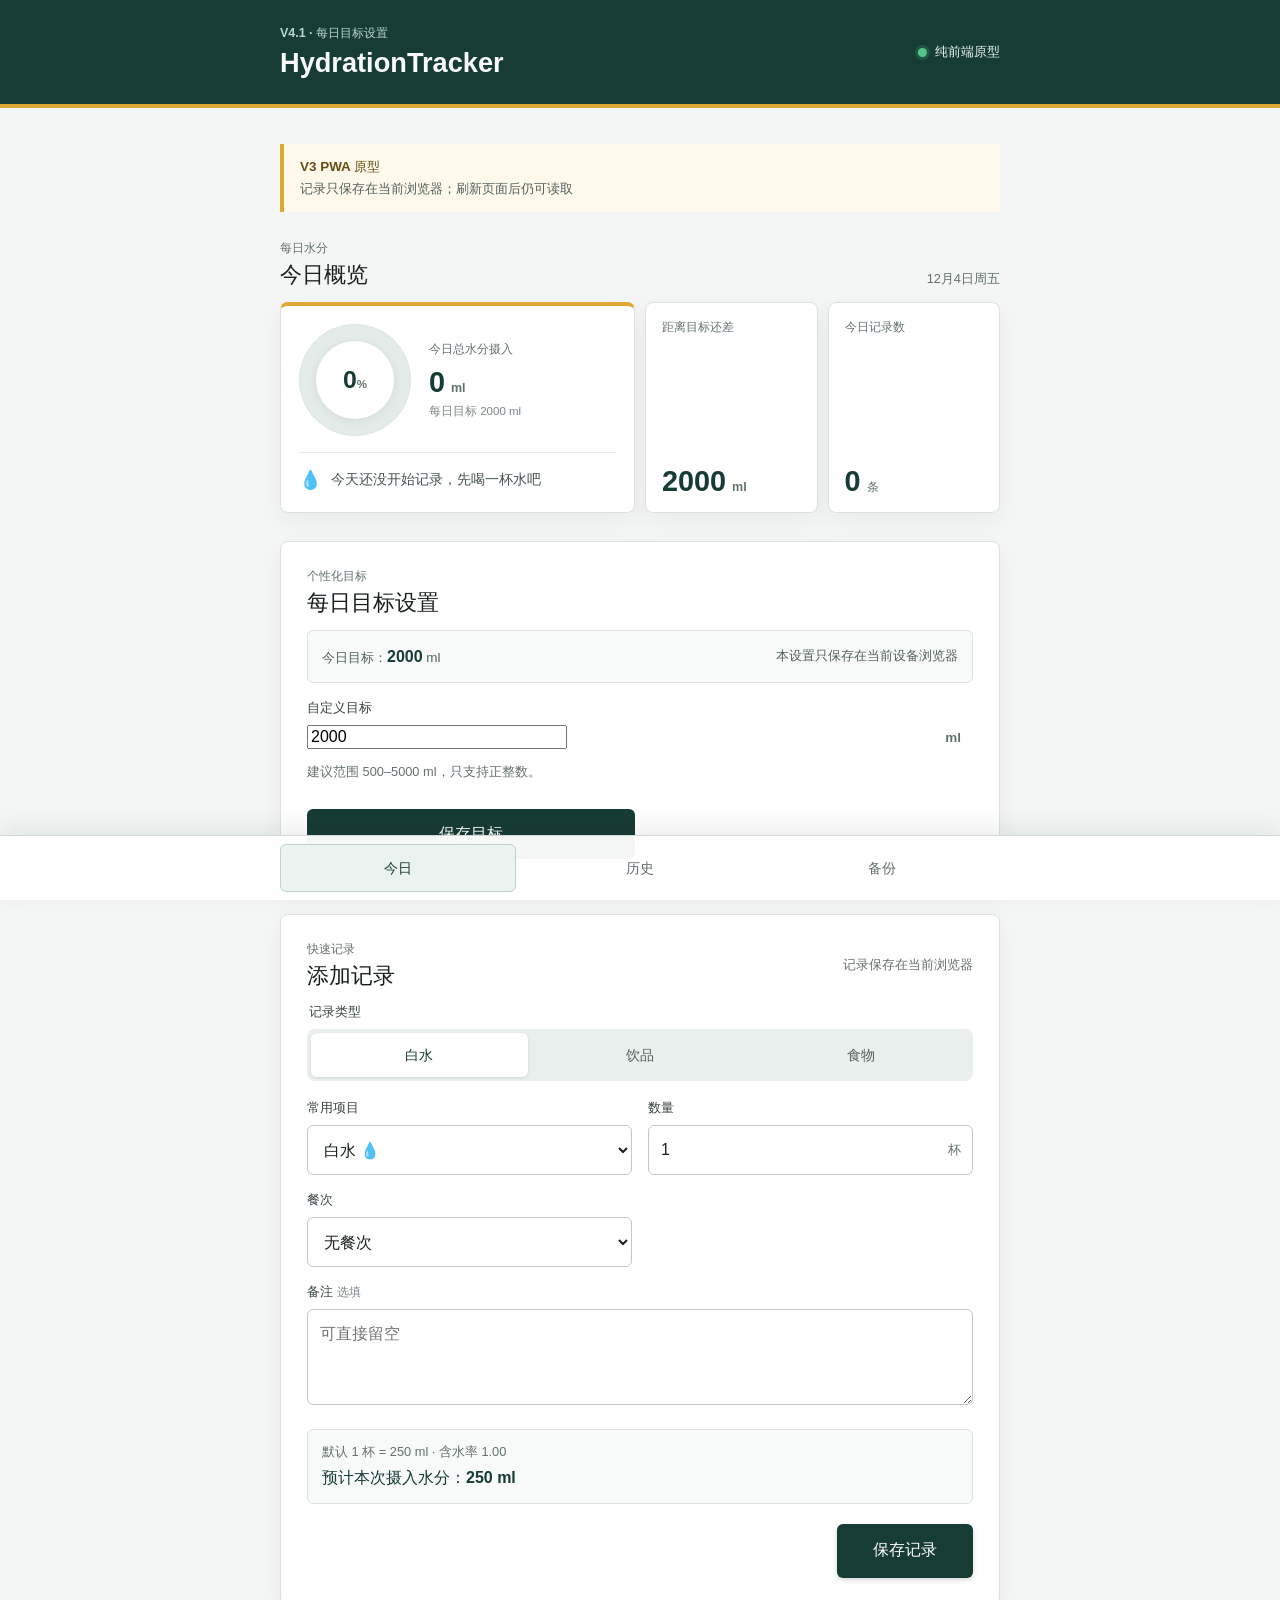
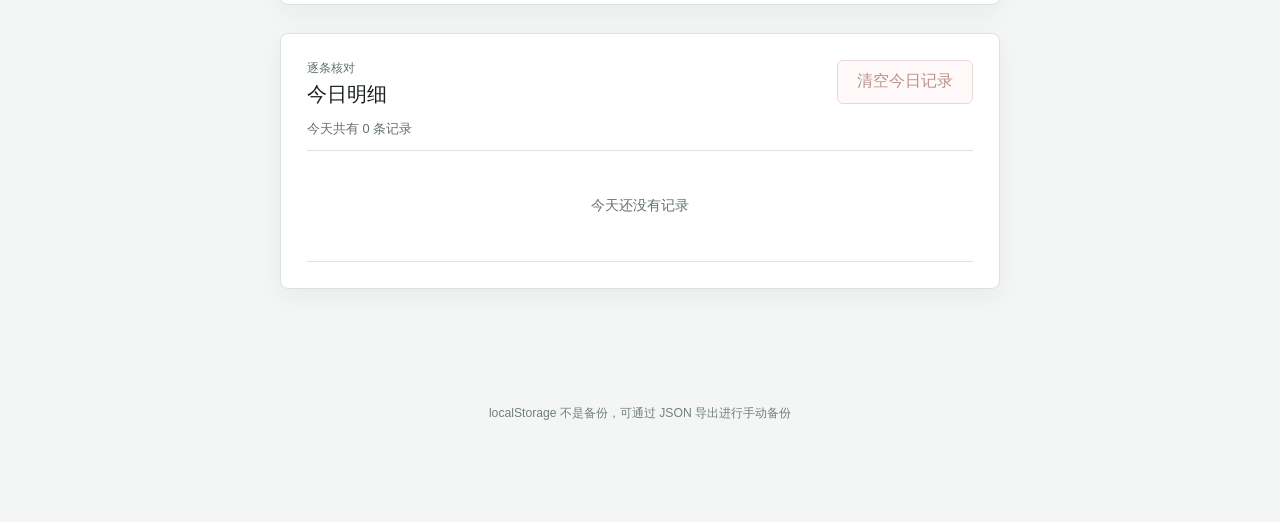
<file: pwa/index.html>
<!doctype html>
<html lang="zh-CN">
  <head>
    <meta charset="utf-8">
    <meta name="viewport" content="width=device-width, initial-scale=1, viewport-fit=cover">
    <meta name="color-scheme" content="light">
    <meta name="theme-color" content="#173b35">
    <meta name="apple-mobile-web-app-capable" content="yes">
    <meta name="apple-mobile-web-app-title" content="HydrationTracker">
    <meta name="apple-mobile-web-app-status-bar-style" content="black-translucent">
    <meta name="format-detection" content="telephone=no">
    <title>HydrationTracker</title>
    <link rel="manifest" href="./manifest.json">
    <link rel="apple-touch-icon" href="./icons/apple-touch-icon.png">
    <link rel="stylesheet" href="styles.css">
    <script src="app.js" defer></script>
  </head>
  <body>
    <header class="app-header">
      <div class="page-shell header-inner">
        <div>
          <p class="stage-label">V4.1 · 每日目标设置</p>
          <h1>HydrationTracker</h1>
        </div>
        <p class="runtime-status"><span aria-hidden="true"></span>纯前端原型</p>
      </div>
    </header>

    <main class="page-shell">
      <aside class="prototype-notice">
        <strong>V3 PWA 原型</strong>
        <span id="storage-status">正在检查浏览器本地存储...</span>
      </aside>

      <section id="today-view" class="app-view" role="tabpanel" aria-labelledby="nav-today">
        <section aria-labelledby="overview-title">
          <div class="section-heading">
            <div>
              <p class="section-label">每日水分</p>
              <h2 id="overview-title">今日概览</h2>
            </div>
            <time id="today-date"></time>
          </div>

          <div class="metrics-grid" aria-live="polite">
            <article class="metric-card progress-card">
              <div
                id="progress-ring"
                class="progress-ring"
                role="progressbar"
                aria-label="今日目标完成率"
                aria-valuemin="0"
                aria-valuemax="100"
                aria-valuenow="0"
              >
                <div class="progress-ring-center">
                  <strong id="completion-rate">0</strong><span>%</span>
                </div>
              </div>
              <div class="progress-summary">
                <p>今日总水分摄入</p>
                <div class="metric-value"><strong id="total-water">0</strong><span>ml</span></div>
                <small id="daily-goal-note">每日目标 2000 ml</small>
              </div>
              <p id="progress-encouragement" class="progress-encouragement">
                <span aria-hidden="true">💧</span>
                <strong>今天还没开始记录，先喝一杯水吧</strong>
              </p>
            </article>
            <article class="metric-card">
              <p>距离目标还差</p>
              <div class="metric-value"><strong id="remaining-water">2000</strong><span>ml</span></div>
            </article>
            <article class="metric-card">
              <p>今日记录数</p>
              <div class="metric-value"><strong id="record-count">0</strong><span>条</span></div>
            </article>
          </div>

          <section class="goal-settings-card" aria-labelledby="goal-settings-title">
            <div class="section-heading compact-heading details-heading">
              <div>
                <p class="section-label">个性化目标</p>
                <h2 id="goal-settings-title">每日目标设置</h2>
              </div>
            </div>
            <div class="goal-settings-summary">
              <p>今日目标：<strong id="current-daily-goal">2000</strong> ml</p>
              <p>本设置只保存在当前设备浏览器</p>
            </div>
            <form id="goal-settings-form" class="goal-settings-form">
              <label class="form-field">
                <span>自定义目标</span>
                <div class="quantity-control">
                  <input id="daily-goal-input" type="text" inputmode="numeric" autocomplete="off" required>
                  <span>ml</span>
                </div>
              </label>
              <p class="goal-settings-hint">建议范围 500–5000 ml，只支持正整数。</p>
              <p id="goal-settings-message" class="goal-settings-message" role="status" aria-live="polite"></p>
              <div class="goal-settings-actions">
                <button id="goal-settings-save" type="submit">保存目标</button>
              </div>
            </form>
          </section>
        </section>

        <section class="form-card" aria-labelledby="add-title">
          <div class="section-heading compact-heading details-heading">
            <div>
              <p class="section-label">快速记录</p>
              <h2 id="add-title">添加记录</h2>
            </div>
            <p>记录保存在当前浏览器</p>
          </div>

          <form id="record-form">
            <fieldset>
              <legend>记录类型</legend>
              <div class="segmented-control">
                <label>
                  <input type="radio" name="category" value="water" checked>
                  <span>白水</span>
                </label>
                <label>
                  <input type="radio" name="category" value="beverage">
                  <span>饮品</span>
                </label>
                <label>
                  <input type="radio" name="category" value="food">
                  <span>食物</span>
                </label>
              </div>
            </fieldset>

            <div class="form-grid">
              <label class="form-field">
                <span>常用项目</span>
                <select id="item-name" name="name" required></select>
              </label>

              <label class="form-field">
                <span>数量</span>
                <div class="quantity-control">
                  <input id="quantity" name="quantity" type="number" min="0.1" step="0.1" value="1" inputmode="decimal" enterkeyhint="done" required>
                  <span id="quantity-unit">份</span>
                </div>
              </label>

              <label class="form-field">
                <span>餐次</span>
                <select id="meal" name="meal">
                  <option value="breakfast">早餐</option>
                  <option value="lunch">午餐</option>
                  <option value="dinner">晚餐</option>
                  <option value="snack">加餐</option>
                  <option value="none" selected>无餐次</option>
                </select>
              </label>

              <label class="form-field full-width">
                <span>备注 <small>选填</small></span>
                <textarea id="note" name="note" rows="3" maxlength="500" placeholder="可直接留空"></textarea>
              </label>
            </div>

            <div class="estimate-panel" aria-live="polite">
              <p id="item-defaults">请选择常用项目</p>
              <p id="estimate-message">请输入数量以计算估算水分</p>
            </div>

            <div class="form-actions">
              <p id="form-message" role="status" aria-live="polite"></p>
              <button id="save-record" type="submit">保存记录</button>
            </div>
          </form>
        </section>

        <section class="details-card" aria-labelledby="details-title">
          <div class="section-heading compact-heading">
            <div>
              <p class="section-label">逐条核对</p>
              <h2 id="details-title">今日明细</h2>
            </div>
            <button id="clear-today" class="danger-button" type="button" disabled>清空今日记录</button>
          </div>
          <p id="records-message" class="records-message" role="status" aria-live="polite"></p>
          <div id="records-list" class="records-list" aria-live="polite"></div>
        </section>
      </section>

      <section id="history-view" class="app-view" role="tabpanel" aria-labelledby="nav-history" hidden>
        <header class="view-heading">
          <div>
            <p class="section-label">过往记录</p>
            <h2 id="history-title">历史记录</h2>
          </div>
          <p>通过月历和近 7 日趋势查看水分摄入变化。</p>
        </header>

        <section class="trend-card" aria-labelledby="trend-title">
          <div class="section-heading compact-heading">
            <div>
              <p class="section-label">最近一周</p>
              <h2 id="trend-title">近 7 日水分趋势</h2>
            </div>
            <p id="trend-target-caption">当前目标 2000 ml</p>
          </div>
          <div id="trend-chart" class="trend-chart"></div>
          <p id="trend-summary" class="trend-summary"></p>
        </section>

        <section class="calendar-card" aria-labelledby="calendar-title">
          <div class="calendar-heading">
            <button id="previous-month" class="calendar-month-button" type="button" aria-label="上一个月" title="上一个月">‹</button>
            <div>
              <p class="section-label">按日期查看</p>
              <h2 id="calendar-title">历史月历</h2>
              <p id="calendar-month-label" class="calendar-month-label"></p>
            </div>
            <button id="next-month" class="calendar-month-button" type="button" aria-label="下一个月" title="下一个月">›</button>
          </div>

          <div class="calendar-weekdays" aria-hidden="true">
            <span>一</span><span>二</span><span>三</span><span>四</span><span>五</span><span>六</span><span>日</span>
          </div>
          <div id="calendar-grid" class="calendar-grid" aria-label="历史记录月历"></div>

          <div id="history-details" class="history-details" hidden>
            <div class="history-details-heading">
              <div>
                <p class="section-label">日期记录</p>
                <h3 id="history-details-title">日期明细</h3>
              </div>
              <div class="history-details-actions">
                <button
                  id="history-backfill-toggle"
                  class="secondary-button history-backfill-toggle"
                  type="button"
                  aria-expanded="false"
                  aria-controls="history-backfill-panel"
                >补录这一天</button>
                <button
                  id="history-clear-date"
                  class="danger-button history-clear-date"
                  type="button"
                  hidden
                >清空这一天</button>
              </div>
            </div>
            <p id="history-details-summary" class="history-details-summary"></p>
            <p id="history-action-message" class="records-message" role="status" aria-live="polite"></p>

            <div id="history-backfill-panel" class="history-backfill-panel" hidden>
              <div class="history-backfill-heading">
                <p class="section-label">指定日期记录</p>
                <h4 id="history-backfill-title">补录记录</h4>
              </div>

              <form id="history-backfill-form">
                <fieldset>
                  <legend>记录类型</legend>
                  <div class="segmented-control">
                    <label>
                      <input type="radio" name="history-category" value="water" checked>
                      <span>白水</span>
                    </label>
                    <label>
                      <input type="radio" name="history-category" value="beverage">
                      <span>饮品</span>
                    </label>
                    <label>
                      <input type="radio" name="history-category" value="food">
                      <span>食物</span>
                    </label>
                  </div>
                </fieldset>

                <div class="form-grid">
                  <label class="form-field">
                    <span>常用项目</span>
                    <select id="history-item-name" required></select>
                  </label>

                  <label class="form-field">
                    <span>数量</span>
                    <div class="quantity-control">
                      <input id="history-quantity" type="number" min="0.1" step="0.1" value="1" inputmode="decimal" required>
                      <span id="history-quantity-unit">份</span>
                    </div>
                  </label>

                  <label class="form-field">
                    <span>餐次</span>
                    <select id="history-meal">
                      <option value="breakfast">早餐</option>
                      <option value="lunch">午餐</option>
                      <option value="dinner">晚餐</option>
                      <option value="snack">加餐</option>
                      <option value="none" selected>无餐次</option>
                    </select>
                  </label>

                  <label class="form-field">
                    <span>时间</span>
                    <input id="history-time" type="time" required>
                  </label>

                  <label class="form-field full-width">
                    <span>备注 <small>选填</small></span>
                    <textarea id="history-note" rows="3" maxlength="500" placeholder="可直接留空"></textarea>
                  </label>
                </div>

                <div class="estimate-panel" aria-live="polite">
                  <p id="history-item-defaults">请选择常用项目</p>
                  <p id="history-estimate-message">请输入数量以计算估算水分</p>
                </div>

                <p id="history-backfill-message" class="history-backfill-message" role="status" aria-live="polite"></p>
                <div class="history-backfill-actions">
                  <button id="history-backfill-cancel" class="secondary-button" type="button">取消</button>
                  <button id="history-backfill-save" type="submit">保存补录</button>
                </div>
              </form>
            </div>

            <div id="history-records-list" class="records-list"></div>
          </div>
        </section>
      </section>

      <section id="backup-view" class="app-view" role="tabpanel" aria-labelledby="nav-backup" hidden>
        <header class="view-heading">
          <div>
            <p class="section-label">备份与迁移</p>
            <h2 id="backup-view-title">备份与迁移</h2>
          </div>
          <p>导出或恢复当前浏览器中的 HydrationTracker 数据。</p>
        </header>

        <section class="backup-card" aria-labelledby="backup-title">
          <div class="section-heading compact-heading">
            <div>
              <p class="section-label">JSON 文件</p>
              <h2 id="backup-title">导入与导出</h2>
            </div>
            <p>仅处理本应用数据</p>
          </div>

          <div class="backup-note">
            <p>localStorage 不是备份。导出 JSON 可用于备份、换手机、迁移和恢复。</p>
            <p>导入会替换当前本机记录，建议先导出当前备份。不同 Safari 标签页、主屏幕 Web App 或不同网址来源的数据不应被假定自动共享。</p>
          </div>

          <div class="backup-actions">
            <button id="export-backup" class="secondary-button" type="button">导出备份</button>

            <label class="file-picker" for="import-file">选择备份文件</label>
            <input id="import-file" class="visually-hidden" type="file" accept=".json,application/json">

            <button id="import-backup" class="danger-button" type="button" disabled>导入替换</button>
          </div>

          <p id="backup-file-name" class="backup-file-name">尚未选择备份文件</p>
          <p id="backup-message" class="backup-message" role="status" aria-live="polite"></p>
        </section>
      </section>
    </main>

    <nav class="app-navigation" aria-label="主要视图">
      <div class="page-shell view-tabs" role="tablist" aria-label="HydrationTracker 视图">
        <button id="nav-today" class="view-tab" type="button" role="tab" aria-selected="true" aria-controls="today-view" data-view="today">今日</button>
        <button id="nav-history" class="view-tab" type="button" role="tab" aria-selected="false" aria-controls="history-view" data-view="history" tabindex="-1">历史</button>
        <button id="nav-backup" class="view-tab" type="button" role="tab" aria-selected="false" aria-controls="backup-view" data-view="backup" tabindex="-1">备份</button>
      </div>
    </nav>

    <footer class="page-shell">
      localStorage 不是备份，可通过 JSON 导出进行手动备份
    </footer>
  </body>
</html>
</file>
<file: pwa/styles.css>
:root {
  --page-gutter: 16px;
  color: #18201e;
  background: #f3f6f5;
  font-family: -apple-system, BlinkMacSystemFont, "Segoe UI", sans-serif;
  font-synthesis: none;
  letter-spacing: 0;
}

* {
  box-sizing: border-box;
}

html {
  width: 100%;
  -webkit-text-size-adjust: 100%;
}

body {
  width: 100%;
  min-width: 0;
  min-height: 100vh;
  min-height: 100dvh;
  margin: 0;
  overflow-x: clip;
  background: #f3f6f5;
}

button,
input,
select,
textarea {
  font-family: inherit;
  font-size: 1rem;
  letter-spacing: 0;
}

button,
.segmented-control label {
  -webkit-tap-highlight-color: transparent;
  touch-action: manipulation;
}

.page-shell {
  width: 100%;
  max-width: 760px;
  margin: 0 auto;
  padding-right: max(var(--page-gutter), env(safe-area-inset-right));
  padding-left: max(var(--page-gutter), env(safe-area-inset-left));
}

@supports not (overflow: clip) {
  body {
    overflow-x: hidden;
  }
}

.app-header {
  padding-top: env(safe-area-inset-top);
  color: #f8fbfa;
  background: #173b35;
  border-bottom: 4px solid #e0a832;
}

.header-inner {
  min-height: 104px;
  display: flex;
  align-items: center;
  justify-content: space-between;
  gap: 18px;
}

.stage-label,
.section-label {
  margin: 0;
  color: #63716d;
  font-size: 0.78rem;
  font-weight: 750;
}

.stage-label {
  color: #b8d5ce;
}

h1,
h2,
p {
  letter-spacing: 0;
}

h1 {
  margin: 5px 0 0;
  font-size: 1.7rem;
  line-height: 1.15;
}

.runtime-status {
  display: flex;
  align-items: center;
  gap: 8px;
  margin: 0;
  color: #e8f3f0;
  font-size: 0.84rem;
  white-space: nowrap;
}

.runtime-status span {
  width: 9px;
  height: 9px;
  border-radius: 50%;
  background: #55c58a;
  box-shadow: 0 0 0 3px rgb(85 197 138 / 18%);
}

main {
  padding: 24px 0 116px;
}

.app-view[hidden] {
  display: none;
}

.view-heading {
  margin-bottom: 18px;
  display: flex;
  align-items: end;
  justify-content: space-between;
  gap: 18px;
}

.view-heading h2 {
  margin: 5px 0 0;
  font-size: 1.45rem;
  line-height: 1.2;
}

.view-heading > p {
  max-width: 330px;
  margin: 0;
  color: #63716d;
  font-size: 0.82rem;
  line-height: 1.45;
  text-align: right;
}

.prototype-notice {
  margin-bottom: 28px;
  padding: 14px 16px;
  display: flex;
  flex-direction: column;
  gap: 4px;
  color: #52605c;
  border-left: 4px solid #e0a832;
  background: #fff9eb;
  font-size: 0.84rem;
  overflow-wrap: anywhere;
}

.prototype-notice strong {
  color: #664c16;
}

.prototype-notice.error {
  color: #87372f;
  border-left-color: #b64b40;
  background: #fff2f0;
}

.prototype-notice.error strong {
  color: #87372f;
}

.section-heading {
  display: flex;
  align-items: end;
  justify-content: space-between;
  gap: 18px;
  margin-bottom: 14px;
}

.section-heading h2 {
  margin: 5px 0 0;
  font-size: 1.35rem;
  line-height: 1.2;
}

#today-date,
.compact-heading > p {
  margin: 0;
  color: #63716d;
  font-size: 0.8rem;
}

.metrics-grid {
  display: grid;
  grid-template-columns: repeat(2, minmax(0, 1fr));
  gap: 10px;
}

.metric-card,
.form-card,
.details-card,
.history-card,
.trend-card,
.calendar-card,
.backup-card,
.goal-settings-card {
  border: 1px solid #dbe3e0;
  border-radius: 8px;
  background: #ffffff;
  box-shadow: 0 8px 24px rgb(24 32 30 / 5%);
}

.metric-card {
  min-width: 0;
  min-height: 112px;
  padding: 16px;
  display: flex;
  flex-direction: column;
  justify-content: space-between;
}

.progress-card {
  grid-column: 1 / -1;
  min-height: 190px;
  display: grid;
  grid-template-columns: 112px minmax(0, 1fr);
  align-items: center;
  gap: 16px 18px;
  padding: 18px;
  border-top: 4px solid #e0a832;
}

.metric-card > p,
.progress-summary > p {
  margin: 0;
  color: #63716d;
  font-size: 0.78rem;
  font-weight: 700;
}

.metric-value {
  display: flex;
  align-items: baseline;
  gap: 6px;
}

.metric-value strong {
  color: #173b35;
  font-size: 1.8rem;
  line-height: 1;
  font-variant-numeric: tabular-nums;
  overflow-wrap: anywhere;
}

.metric-value span {
  color: #63716d;
  font-size: 0.78rem;
  font-weight: 700;
}

.progress-ring {
  --progress-value: 0%;
  width: 112px;
  aspect-ratio: 1;
  position: relative;
  display: grid;
  place-items: center;
  border-radius: 50%;
  background: conic-gradient(#2b8068 var(--progress-value), #e4ece9 0);
  box-shadow: inset 0 0 0 1px rgb(23 59 53 / 4%);
}

.progress-ring::before {
  width: 78px;
  aspect-ratio: 1;
  position: absolute;
  content: "";
  border-radius: 50%;
  background: #ffffff;
  box-shadow: 0 2px 10px rgb(24 32 30 / 8%);
}

.progress-ring-center {
  position: relative;
  z-index: 1;
  display: flex;
  align-items: baseline;
  justify-content: center;
}

.progress-ring-center strong {
  color: #173b35;
  font-size: 1.55rem;
  line-height: 1;
  font-variant-numeric: tabular-nums;
}

.progress-ring-center span {
  color: #63716d;
  font-size: 0.72rem;
  font-weight: 750;
}

.progress-summary {
  min-width: 0;
}

.progress-summary .metric-value {
  margin-top: 10px;
}

.progress-summary small {
  display: block;
  margin-top: 8px;
  color: #7b8783;
  font-size: 0.72rem;
}

.metric-card .progress-encouragement {
  grid-column: 1 / -1;
  min-width: 0;
  margin: 0;
  padding-top: 14px;
  display: flex;
  align-items: center;
  gap: 9px;
  color: #46534f;
  border-top: 1px solid #e4ebe8;
  font-size: 0.86rem;
  line-height: 1.45;
}

.progress-encouragement .progress-emoji {
  flex: 0 0 auto;
  font-size: 1.15rem;
}

.progress-encouragement strong {
  min-width: 0;
  font-weight: 700;
  overflow-wrap: anywhere;
}

.progress-encouragement.almost,
.progress-encouragement.complete {
  color: #765715;
}

.form-card,
.details-card,
.history-card,
.trend-card,
.calendar-card,
.backup-card,
.goal-settings-card {
  margin-top: 28px;
  padding: 20px;
}

.goal-settings-card {
  border: 1px solid #dbe3e0;
  border-radius: 8px;
  background: #ffffff;
  box-shadow: 0 8px 24px rgb(24 32 30 / 5%);
}

.goal-settings-summary {
  display: flex;
  align-items: center;
  justify-content: space-between;
  gap: 12px;
  margin-top: 4px;
  padding: 14px;
  border: 1px solid #dbe3e0;
  border-radius: 6px;
  background: #f7faf9;
}

.goal-settings-summary p {
  margin: 0;
  color: #52605c;
  font-size: 0.84rem;
  line-height: 1.45;
}

.goal-settings-summary strong {
  color: #173b35;
  font-size: 1rem;
}

.goal-settings-form {
  margin-top: 16px;
  display: grid;
  gap: 14px;
}

.goal-settings-hint,
.goal-settings-message {
  margin: 0;
  color: #63716d;
  font-size: 0.8rem;
  line-height: 1.45;
}

.goal-settings-message:not(:empty) {
  padding: 10px 12px;
  border-radius: 6px;
  background: #f1f5f3;
}

.goal-settings-message.ready {
  color: #23704b;
  background: #edf8f2;
}

.goal-settings-message.error {
  color: #a13e32;
  background: #fff2f0;
}

.goal-settings-actions {
  display: grid;
  grid-template-columns: repeat(2, minmax(0, 1fr));
  gap: 10px;
}

.compact-heading {
  align-items: start;
}

.details-heading {
  align-items: center;
  flex-wrap: wrap;
}

.details-heading > div {
  min-width: 0;
}

.backup-note {
  display: grid;
  gap: 8px;
  margin-bottom: 18px;
  padding: 14px;
  color: #52605c;
  border: 1px solid #dbe3e0;
  border-radius: 6px;
  background: #f7faf9;
  font-size: 0.84rem;
  line-height: 1.5;
}

.backup-note p {
  margin: 0;
}

.backup-actions {
  display: grid;
  gap: 12px;
}

.backup-file-name {
  min-height: 20px;
  margin: 12px 0 0;
  color: #63716d;
  font-size: 0.8rem;
  line-height: 1.45;
  overflow-wrap: anywhere;
}

#details-title,
#history-title,
#backup-title {
  font-size: 1.25rem;
  white-space: nowrap;
  word-break: keep-all;
}

fieldset {
  min-width: 0;
  margin: 0;
  padding: 0;
  border: 0;
}

legend,
.form-field > span {
  display: block;
  margin-bottom: 8px;
  color: #384541;
  font-size: 0.84rem;
  font-weight: 700;
}

.form-field small {
  color: #7b8783;
  font-size: 0.74rem;
  font-weight: 500;
}

.segmented-control {
  display: grid;
  grid-template-columns: repeat(3, 1fr);
  gap: 4px;
  padding: 4px;
  border-radius: 8px;
  background: #e9efed;
}

.segmented-control label {
  position: relative;
  min-width: 0;
}

.segmented-control input {
  position: absolute;
  opacity: 0;
}

.segmented-control span {
  min-height: 44px;
  display: flex;
  align-items: center;
  justify-content: center;
  color: #53615d;
  border-radius: 6px;
  cursor: pointer;
  font-size: 0.9rem;
  font-weight: 700;
}

.segmented-control input:checked + span {
  color: #173b35;
  background: #ffffff;
  box-shadow: 0 1px 3px rgb(24 32 30 / 12%);
}

.segmented-control input:focus-visible + span {
  outline: 3px solid rgb(224 168 50 / 35%);
  outline-offset: 1px;
}

.form-grid {
  display: grid;
  gap: 16px;
  margin-top: 18px;
}

.form-field {
  min-width: 0;
}

select,
input[type="number"],
input[type="time"],
textarea {
  width: 100%;
  min-height: 50px;
  padding: 0 12px;
  color: #18201e;
  border: 1px solid #bfcac6;
  border-radius: 6px;
  background: #ffffff;
  font-size: 1rem;
}

textarea {
  min-height: 88px;
  padding-top: 12px;
  padding-bottom: 12px;
  line-height: 1.45;
  resize: vertical;
}

select:focus,
input:focus,
textarea:focus {
  border-color: #b47f15;
  outline: 3px solid rgb(224 168 50 / 22%);
}

.quantity-control {
  position: relative;
}

.quantity-control input {
  padding-right: 54px;
}

.quantity-control span {
  position: absolute;
  top: 50%;
  right: 12px;
  color: #63716d;
  font-size: 0.84rem;
  font-weight: 700;
  transform: translateY(-50%);
  pointer-events: none;
}

.estimate-panel {
  margin-top: 20px;
  padding: 14px;
  border: 1px solid #dbe3e0;
  border-radius: 6px;
  background: #f7faf9;
}

.estimate-panel p {
  margin: 0;
}

#item-defaults {
  color: #63716d;
  font-size: 0.8rem;
  overflow-wrap: anywhere;
}

#estimate-message {
  margin-top: 7px;
  color: #173b35;
  font-size: 1rem;
  font-weight: 750;
}

#estimate-message.error {
  color: #a13e32;
  font-size: 0.86rem;
}

.form-actions {
  margin-top: 20px;
  display: flex;
  flex-direction: column;
  gap: 12px;
}

#form-message {
  min-height: 20px;
  margin: 0;
  color: #52605c;
  font-size: 0.84rem;
  line-height: 1.45;
}

#form-message:not(:empty) {
  padding: 10px 12px;
  border-radius: 6px;
  background: #f1f5f3;
}

#form-message.ready {
  color: #23704b;
  background: #edf8f2;
}

#form-message.error,
.records-message.error,
#backup-message.error {
  color: #a13e32;
}

#form-message.error,
.records-message.error,
#backup-message.error {
  background: #fff2f0;
}

button {
  width: 100%;
  min-height: 50px;
  padding: 0 18px;
  color: #ffffff;
  border: 0;
  border-radius: 6px;
  background: #173b35;
  cursor: pointer;
  font-weight: 750;
}

#save-record {
  min-height: 54px;
  box-shadow: 0 2px 5px rgb(23 59 53 / 20%);
}

button:focus-visible {
  outline: 3px solid rgb(224 168 50 / 45%);
  outline-offset: 2px;
}

.secondary-button,
.file-picker {
  color: #173b35;
  border: 1px solid #bfcac6;
  background: #f7faf9;
}

.file-picker {
  width: 100%;
  min-height: 50px;
  padding: 0 18px;
  display: flex;
  align-items: center;
  justify-content: center;
  border-radius: 6px;
  cursor: pointer;
  font-weight: 750;
  text-align: center;
}

.visually-hidden {
  position: absolute;
  width: 1px;
  height: 1px;
  padding: 0;
  margin: -1px;
  overflow: hidden;
  clip: rect(0, 0, 0, 0);
  white-space: nowrap;
  border: 0;
}

.danger-button,
.delete-button {
  color: #963a30;
  border: 1px solid #d7aaa5;
  background: #ffffff;
}

.danger-button {
  min-height: 44px;
  color: #87372f;
  border-color: #dcb8b3;
  background: #fff7f5;
}

button:active {
  opacity: 0.82;
}

@media (hover: hover) and (pointer: fine) {
  button:hover {
    background: #24544b;
  }

  .secondary-button:hover,
  .file-picker:hover,
  .calendar-month-button:hover,
  .calendar-day:hover,
  .view-tab:hover {
    color: #173b35;
    border-color: #8ca19a;
    background: #edf4f1;
  }

  .danger-button:hover,
  .delete-button:hover {
    color: #ffffff;
    border-color: #963a30;
    background: #963a30;
  }
}

button:disabled {
  cursor: not-allowed;
  opacity: 0.55;
}

.records-message,
#backup-message {
  min-height: 20px;
  margin: 0 0 10px;
  color: #63716d;
  font-size: 0.8rem;
  line-height: 1.45;
}

#backup-message {
  margin: 12px 0 0;
}

.records-message.ready,
.records-message.error,
#backup-message.ready,
#backup-message.error {
  padding: 9px 11px;
  border-radius: 6px;
}

.records-message.ready,
#backup-message.ready {
  color: #23704b;
  background: #edf8f2;
}

.records-list {
  display: grid;
}

.trend-chart {
  width: 100%;
  min-height: 0;
  overflow: hidden;
}

.view-heading + .trend-card,
.view-heading + .backup-card,
.view-heading + .goal-settings-card {
  margin-top: 0;
}

.trend-chart svg {
  width: 100%;
  height: auto;
  display: block;
}

.trend-grid-line {
  stroke: #dfe8e5;
  stroke-width: 1;
}

.trend-target-line {
  stroke: #b47f15;
  stroke-width: 2;
  stroke-dasharray: 7 6;
}

.trend-water-line {
  fill: none;
  stroke: #2b8068;
  stroke-linecap: round;
  stroke-linejoin: round;
  stroke-width: 4;
}

.trend-point {
  fill: #ffffff;
  stroke: #2b8068;
  stroke-width: 3;
}

.trend-label,
.trend-value-label,
.trend-target-label {
  fill: #63716d;
  font-family: -apple-system, BlinkMacSystemFont, "Segoe UI", sans-serif;
  font-size: 18px;
}

.trend-value-label {
  fill: #173b35;
  font-size: 16px;
  font-weight: 700;
}

.trend-target-label {
  fill: #8a6417;
  font-size: 16px;
}

.trend-summary {
  margin: 8px 0 0;
  color: #63716d;
  font-size: 0.8rem;
  line-height: 1.45;
  text-align: center;
}

.calendar-heading {
  display: grid;
  grid-template-columns: 44px minmax(0, 1fr) 44px;
  align-items: center;
  gap: 10px;
  margin-bottom: 16px;
  text-align: center;
}

.calendar-heading h2 {
  margin: 4px 0 0;
  font-size: 1.22rem;
}

.calendar-month-label {
  margin: 5px 0 0;
  color: #63716d;
  font-size: 0.82rem;
  font-variant-numeric: tabular-nums;
}

.calendar-month-button {
  width: 44px;
  min-width: 44px;
  min-height: 44px;
  padding: 0;
  color: #173b35;
  border: 1px solid #c8d3cf;
  background: #f7faf9;
  font-size: 1.7rem;
  line-height: 1;
}

.calendar-weekdays,
.calendar-grid {
  display: grid;
  grid-template-columns: repeat(7, minmax(0, 1fr));
  gap: 5px;
}

.calendar-weekdays {
  margin-bottom: 6px;
  color: #6c7975;
  font-size: 0.72rem;
  font-weight: 700;
  text-align: center;
}

.calendar-weekdays span {
  padding: 3px 0;
}

.calendar-day {
  width: 100%;
  min-width: 0;
  min-height: 72px;
  padding: 7px 3px 6px;
  display: flex;
  align-items: center;
  flex-direction: column;
  justify-content: flex-start;
  gap: 5px;
  color: #46534f;
  border: 1px solid #e0e7e4;
  background: #ffffff;
  font-size: 0.76rem;
  font-weight: 650;
}

.calendar-day.outside-month {
  opacity: 0.42;
}

.calendar-day.has-records {
  color: #173b35;
  border-color: #a8c7be;
  background: #edf6f3;
}

.calendar-day.selected {
  border-color: #b47f15;
  outline: 2px solid rgb(224 168 50 / 38%);
  outline-offset: 0;
}

.calendar-day-number {
  width: 26px;
  min-height: 26px;
  display: grid;
  place-items: center;
  border-radius: 50%;
  font-variant-numeric: tabular-nums;
}

.calendar-day.today .calendar-day-number {
  color: #ffffff;
  background: #173b35;
}

.calendar-day-total {
  width: 100%;
  color: #2b6f5d;
  font-size: 0.62rem;
  font-variant-numeric: tabular-nums;
  line-height: 1.15;
  text-align: center;
  overflow-wrap: anywhere;
}

.history-details {
  margin-top: 20px;
  padding-top: 20px;
  border-top: 2px solid #dbe3e0;
}

.history-details[hidden] {
  display: none;
}

.history-details-heading {
  display: flex;
  align-items: flex-start;
  justify-content: space-between;
  gap: 12px;
}

.history-details-heading > div {
  min-width: 0;
}

.history-details-actions {
  display: flex;
  align-items: center;
  justify-content: flex-end;
  flex-wrap: wrap;
  gap: 10px;
}

.history-details-heading h3 {
  margin: 5px 0 0;
  font-size: 1.08rem;
  line-height: 1.25;
  overflow-wrap: anywhere;
}

.history-backfill-toggle {
  width: auto;
  min-width: 0;
  min-height: 44px;
  padding: 0 13px;
  flex: 0 0 auto;
  font-size: 0.82rem;
}

.history-clear-date {
  width: auto;
  min-width: 0;
  min-height: 44px;
  padding: 0 13px;
  font-size: 0.82rem;
}

.history-clear-date[hidden] {
  display: none;
}

.history-backfill-panel {
  margin: 14px 0 18px;
  padding: 16px;
  border-top: 1px solid #dbe3e0;
  border-bottom: 1px solid #dbe3e0;
  background: #f7faf9;
}

.history-backfill-panel[hidden] {
  display: none;
}

.history-backfill-heading {
  margin-bottom: 16px;
}

.history-backfill-heading h4 {
  margin: 5px 0 0;
  color: #18201e;
  font-size: 1rem;
}

#history-item-defaults {
  color: #63716d;
  font-size: 0.8rem;
  overflow-wrap: anywhere;
}

#history-estimate-message {
  margin-top: 7px;
  color: #173b35;
  font-size: 1rem;
  font-weight: 750;
}

#history-estimate-message.error {
  color: #a13e32;
  font-size: 0.86rem;
}

.history-backfill-message {
  min-height: 20px;
  margin: 14px 0 0;
  color: #52605c;
  font-size: 0.84rem;
  line-height: 1.45;
}

.history-backfill-message.error {
  padding: 10px 12px;
  color: #a13e32;
  border-radius: 6px;
  background: #fff2f0;
}

.history-backfill-actions {
  margin-top: 12px;
  display: grid;
  grid-template-columns: repeat(2, minmax(0, 1fr));
  gap: 10px;
}

.history-backfill-actions button {
  width: 100%;
}

.history-details-summary {
  margin: 12px 0 4px;
  color: #63716d;
  font-size: 0.8rem;
  line-height: 1.45;
}

.history-record-item .record-side {
  justify-content: flex-start;
}

.app-navigation {
  position: fixed;
  z-index: 20;
  right: 0;
  bottom: 0;
  left: 0;
  border-top: 1px solid #cfd9d5;
  background: rgb(255 255 255 / 96%);
  box-shadow: 0 -8px 24px rgb(24 32 30 / 8%);
}

.view-tabs {
  padding-top: 8px;
  padding-bottom: max(8px, env(safe-area-inset-bottom));
  display: grid;
  grid-template-columns: repeat(3, minmax(0, 1fr));
  gap: 6px;
}

.view-tab {
  width: 100%;
  min-width: 0;
  min-height: 48px;
  padding: 0 8px;
  color: #63716d;
  border: 1px solid transparent;
  background: transparent;
  font-size: 0.88rem;
}

.view-tab[aria-selected="true"] {
  color: #173b35;
  border-color: #bfd1cb;
  background: #eaf3f0;
}

.record-item {
  padding: 16px 0;
  display: grid;
  grid-template-columns: minmax(0, 1fr) auto;
  gap: 14px;
  border-top: 1px solid #dbe3e0;
}

.record-item:last-child {
  border-bottom: 1px solid #dbe3e0;
}

.record-main {
  min-width: 0;
}

.record-meta,
.record-quantity,
.record-note {
  margin: 0;
  color: #63716d;
  font-size: 0.78rem;
}

.record-name,
.record-meta,
.record-quantity {
  overflow-wrap: anywhere;
}

.record-meta {
  display: flex;
  flex-wrap: wrap;
  gap: 6px;
}

.record-meta span {
  padding: 3px 7px;
  border-radius: 6px;
  background: #eef3f1;
}

.record-name {
  margin: 6px 0 4px;
  color: #18201e;
  font-size: 1rem;
  line-height: 1.3;
}

.record-emoji {
  display: inline-block;
  font-size: 1.08em;
}

.record-quantity {
  color: #46534f;
  font-size: 0.86rem;
}

.record-note {
  margin-top: 9px;
  padding: 7px 9px;
  color: #52605c;
  border-left: 3px solid #d8e4e0;
  background: #f7faf9;
  line-height: 1.45;
  overflow-wrap: anywhere;
}

.record-side {
  min-width: 90px;
  display: flex;
  align-items: flex-end;
  flex-direction: column;
  justify-content: space-between;
  gap: 12px;
}

.record-water {
  margin: 0;
  color: #173b35;
  font-size: 1.15rem;
  font-weight: 750;
  white-space: nowrap;
}

.delete-button {
  width: auto;
  min-width: 68px;
  min-height: 44px;
  padding: 0 12px;
  font-size: 0.84rem;
}

.empty-state {
  min-height: 112px;
  display: flex;
  align-items: center;
  justify-content: center;
  color: #63716d;
  border-top: 1px solid #dbe3e0;
  border-bottom: 1px solid #dbe3e0;
  font-size: 0.9rem;
}

footer {
  padding-top: 0;
  padding-bottom: 100px;
  color: #72807c;
  font-size: 0.76rem;
  text-align: center;
}

@media (min-width: 640px) {
  .page-shell {
    --page-gutter: 20px;
  }

  main {
    padding-top: 36px;
  }

  .metrics-grid {
    grid-template-columns: repeat(4, minmax(0, 1fr));
  }

  .progress-card {
    grid-column: span 2;
  }

  .form-card,
  .details-card,
  .history-card,
  .trend-card,
  .calendar-card,
  .backup-card,
  .goal-settings-card {
    padding: 26px;
  }

  .form-grid {
    grid-template-columns: 1fr 1fr;
  }

  .full-width {
    grid-column: 1 / -1;
  }

  .form-actions {
    align-items: center;
    flex-direction: row;
    justify-content: space-between;
  }

  button {
    width: auto;
    min-width: 136px;
  }

  .backup-actions {
    grid-template-columns: repeat(3, minmax(0, 1fr));
    align-items: start;
  }

  .delete-button {
    min-width: 68px;
  }
}

@media (max-width: 640px) {
  .goal-settings-summary {
    align-items: flex-start;
    flex-direction: column;
  }

  .goal-settings-actions {
    grid-template-columns: 1fr;
  }
}

@media (max-width: 390px) {
  :root {
    --page-gutter: 14px;
  }

  main {
    padding-top: 18px;
    padding-bottom: 32px;
  }

  .header-inner {
    align-items: flex-start;
    flex-direction: column;
    justify-content: center;
    gap: 9px;
  }

  .section-heading {
    align-items: flex-start;
    flex-direction: column;
    gap: 8px;
  }

  .form-card,
  .details-card,
  .history-card,
  .trend-card,
  .calendar-card,
  .backup-card,
  .goal-settings-card {
    margin-top: 22px;
    padding: 16px;
  }

  .prototype-notice {
    margin-bottom: 22px;
  }

  .metric-card {
    min-height: 102px;
    padding: 14px;
  }

  .progress-card {
    min-height: 184px;
    grid-template-columns: 104px minmax(0, 1fr);
    gap: 14px;
  }

  .progress-ring {
    width: 104px;
  }

  .progress-ring::before {
    width: 72px;
  }

  .metric-value strong {
    font-size: 1.6rem;
  }

  .compact-heading .danger-button {
    width: auto;
    min-width: 0;
    align-self: flex-start;
  }

  .history-details-heading {
    align-items: stretch;
    flex-direction: column;
  }

  .history-details-actions {
    justify-content: flex-start;
  }

  .record-item {
    grid-template-columns: 1fr;
    gap: 12px;
  }

  .record-side {
    align-items: center;
    flex-direction: row;
    justify-content: space-between;
  }

  .delete-button {
    width: auto;
  }

  .view-heading {
    align-items: flex-start;
    flex-direction: column;
  }

  .view-heading > p {
    max-width: none;
    text-align: left;
  }

  .calendar-weekdays,
  .calendar-grid {
    gap: 3px;
  }

  .calendar-day {
    min-height: 64px;
    padding-right: 2px;
    padding-left: 2px;
  }

  .calendar-day-total {
    font-size: 0.58rem;
  }

  .history-details-heading {
    flex-wrap: wrap;
  }

  .history-backfill-toggle {
    width: auto;
  }

  .history-backfill-panel {
    padding: 14px;
  }

  .history-backfill-actions {
    grid-template-columns: 1fr;
  }
}
</file>
